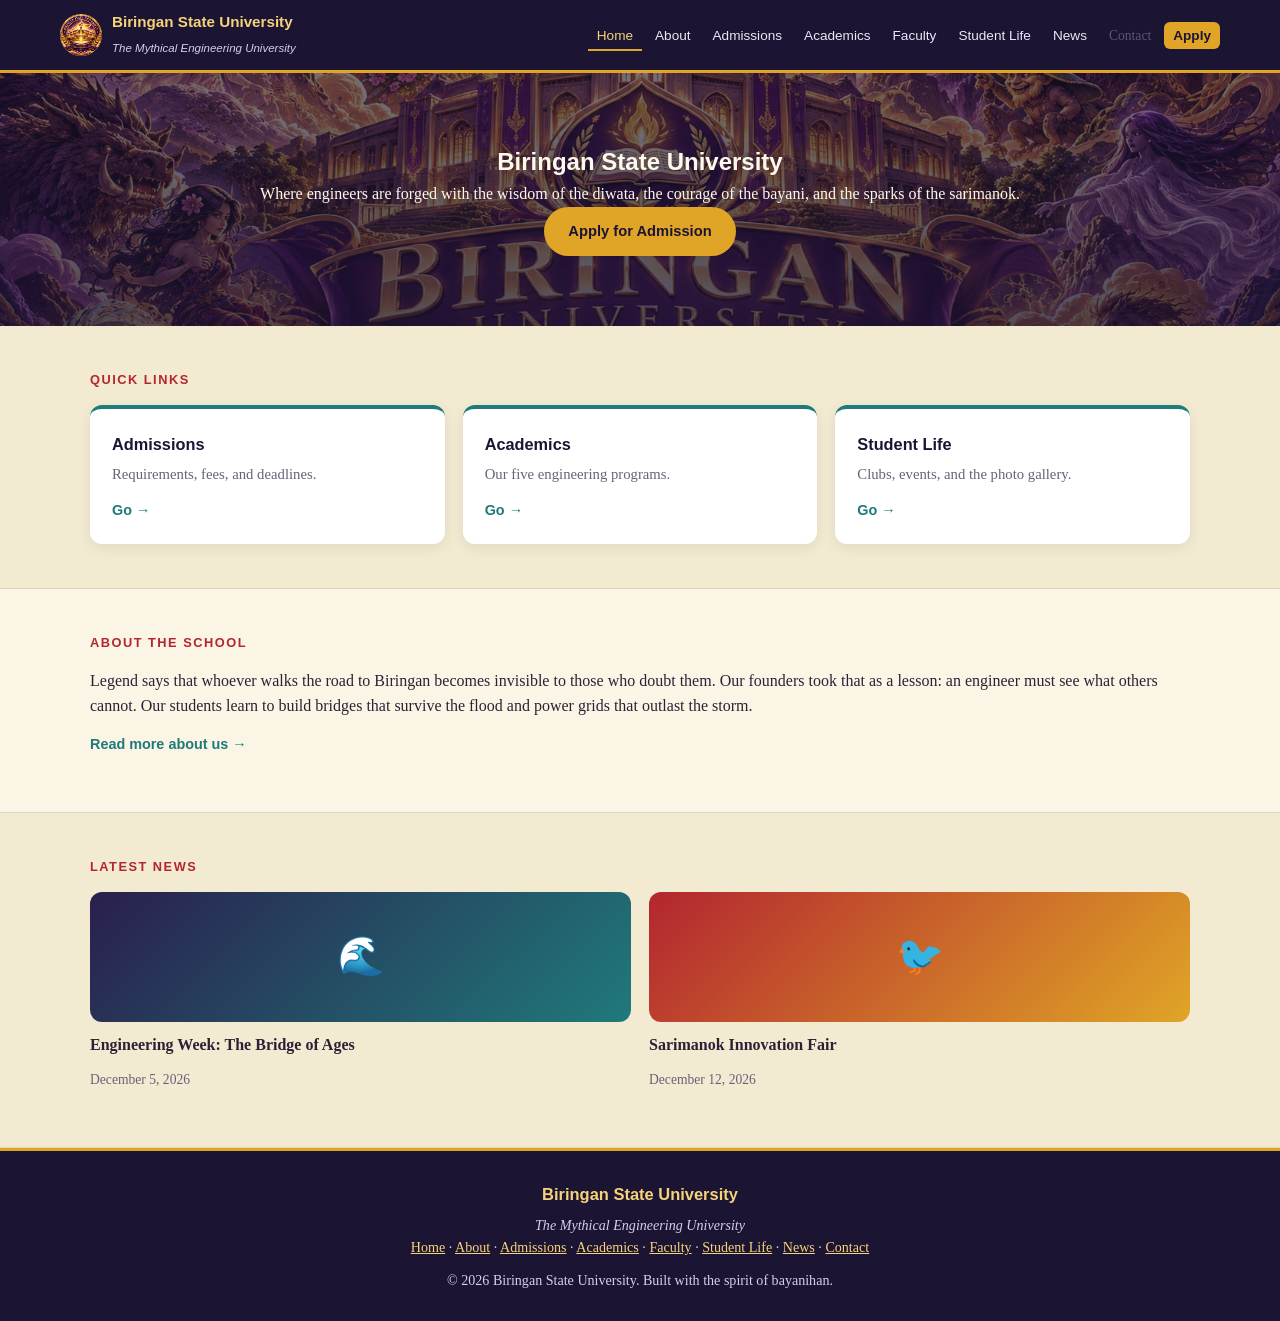
<file: index.html>
<!DOCTYPE html>
<html lang="en">
<head>
  <meta charset="UTF-8">
  <meta name="viewport" content="width=device-width, initial-scale=1.0">
  <title>Home - Biringan State University</title>
  <link rel="stylesheet" href="style.css">
</head>
<body>

<header>
  <nav class="nav">
    <a href="index.html" class="brand">
      <div class="seal"><img src="logo.jpg" alt="Biringan State University logo"></div>
      <div><strong>Biringan State University</strong><span>The Mythical Engineering University</span></div>
    </a>
    <input type="checkbox" id="nav-toggle" class="nav-toggle">
    <label for="nav-toggle" class="menu-btn">☰ Menu</label>
    <ul class="nav-links">
      <li><a href="index.html" class="active">Home</a></li>
      <li><a href="about.html">About</a></li>
      <li><a href="admissions.html">Admissions</a></li>
      <li><a href="academics.html">Academics</a></li>
      <li><a href="faculty.html">Faculty</a></li>
      <li><a href="student-life.html">Student Life</a></li>
      <li><a href="news.html">News</a></li>
      <li><span class="nav-disabled">Contact</span></li>
      <li><a href="admissions.html" class="apply">Apply</a></li>
    </ul>
  </nav>
</header>
<main>
  <section class="hero">
    <h1>Biringan State University</h1>
    <p>Where engineers are forged with the wisdom of the diwata, the courage of the bayani, and the sparks of the sarimanok.</p>
    <a href="admissions.html" class="btn btn-gold">Apply for Admission</a>
  </section>

  <section class="block alt">
    <div class="wrap">
      <div class="label">Quick Links</div>
      <div class="grid">
        <div class="card"><h3>Admissions</h3><p>Requirements, fees, and deadlines.</p><a class="more" href="admissions.html">Go →</a></div>
        <div class="card"><h3>Academics</h3><p>Our five engineering programs.</p><a class="more" href="academics.html">Go →</a></div>
        <div class="card"><h3>Student Life</h3><p>Clubs, events, and the photo gallery.</p><a class="more" href="student-life.html">Go →</a></div>
      </div>
    </div>
  </section>

  <section class="block">
    <div class="wrap">
      <div class="label">About the School</div>
      <p>Legend says that whoever walks the road to Biringan becomes invisible to those who doubt them. Our founders took that as a lesson: an engineer must see what others cannot. Our students learn to build bridges that survive the flood and power grids that outlast the storm.</p>
      <p><a class="more" href="about.html">Read more about us →</a></p>
    </div>
  </section>

  <section class="block alt">
    <div class="wrap">
      <div class="label">Latest News</div>
      <div class="grid">
        <div><div class="tile dark">🌊</div><p style="margin-top:10px;font-weight:bold;">Engineering Week: The Bridge of Ages</p><p style="font-size:0.85rem;color:var(--muted);">December 5, 2026</p></div>
        <div><div class="tile red">🐦</div><p style="margin-top:10px;font-weight:bold;">Sarimanok Innovation Fair</p><p style="font-size:0.85rem;color:var(--muted);">December 12, 2026</p></div>
      </div>
    </div>
  </section>
</main>
<footer>
  <h3>Biringan State University</h3>
  <p><em>The Mythical Engineering University</em></p>
  <p>
    <a href="index.html">Home</a> ·
    <a href="about.html">About</a> ·
    <a href="admissions.html">Admissions</a> ·
    <a href="academics.html">Academics</a> ·
    <a href="faculty.html">Faculty</a> ·
    <a href="student-life.html">Student Life</a> ·
    <a href="news.html">News</a> ·
    <a href="contact.html">Contact</a>
  </p>
  <p style="margin-top:10px;">© 2026 Biringan State University. Built with the spirit of bayanihan.</p>
</footer>
</body>
</html>
</file>
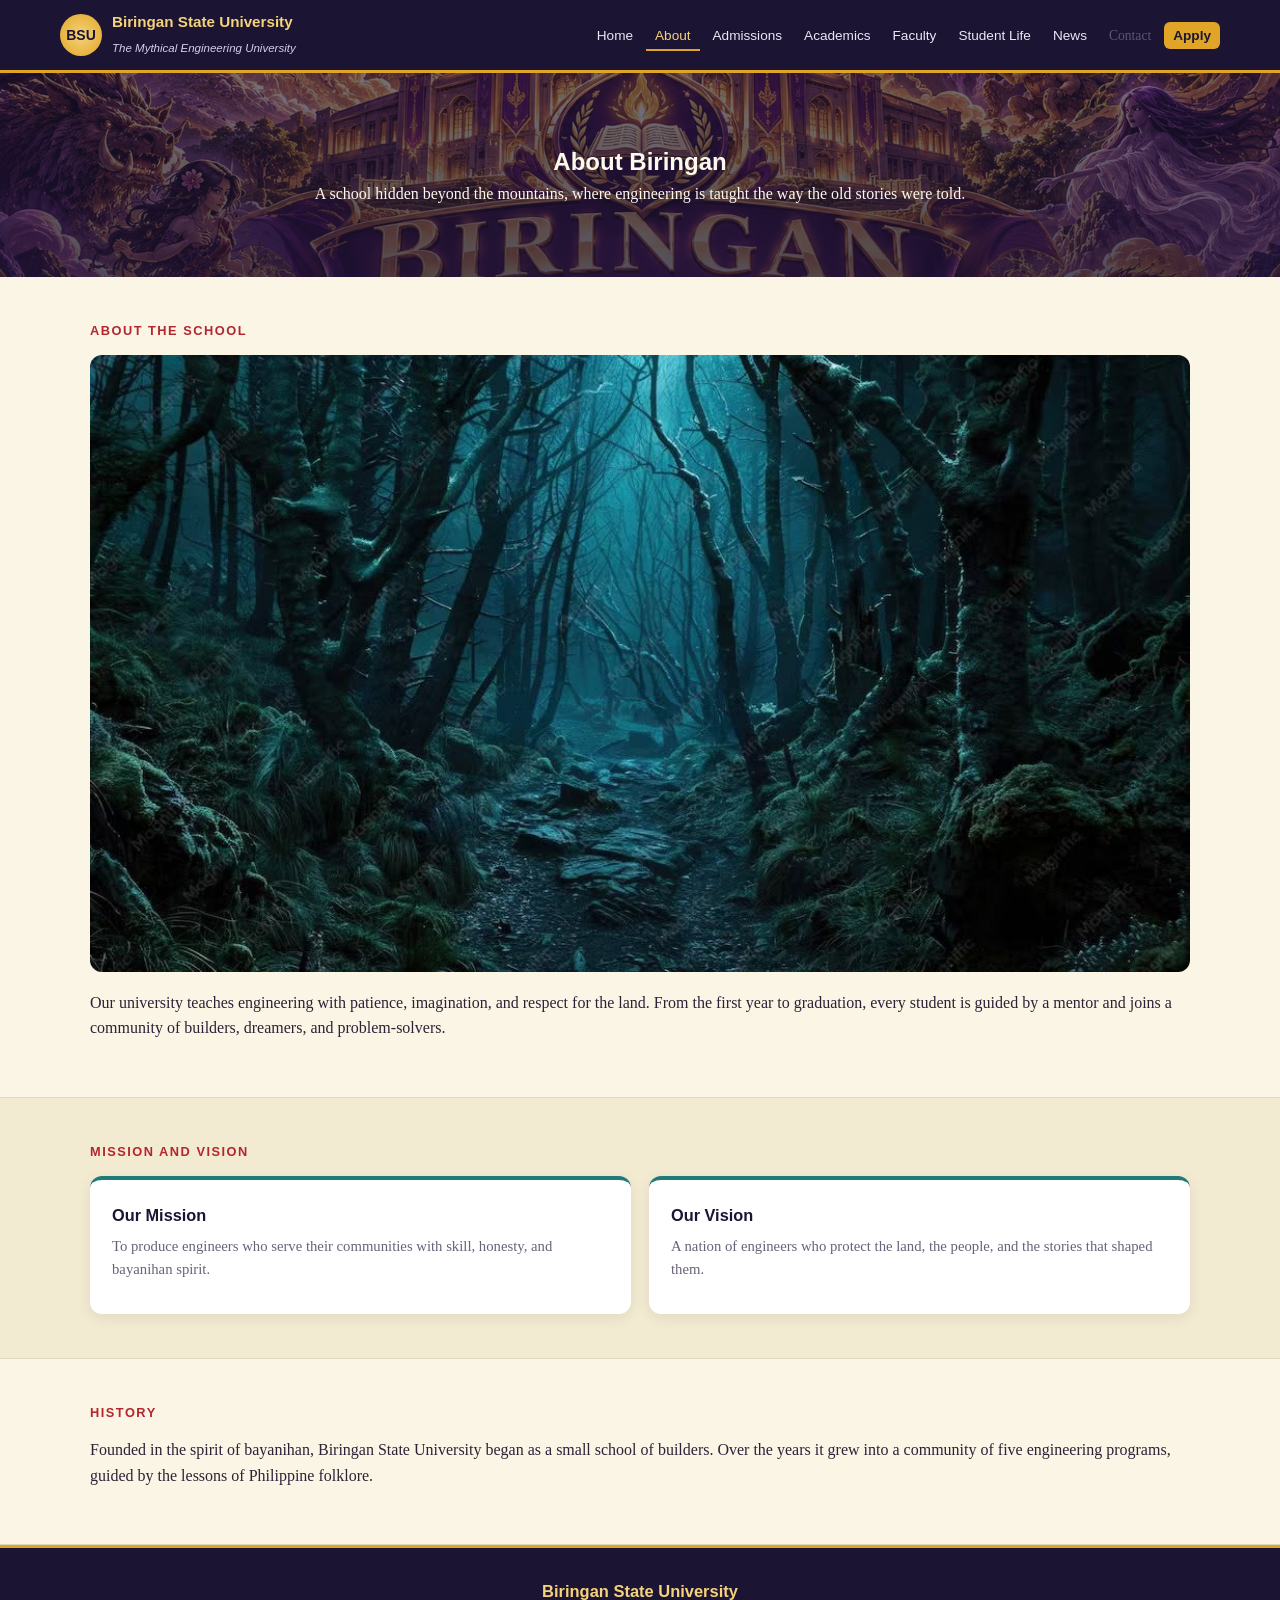
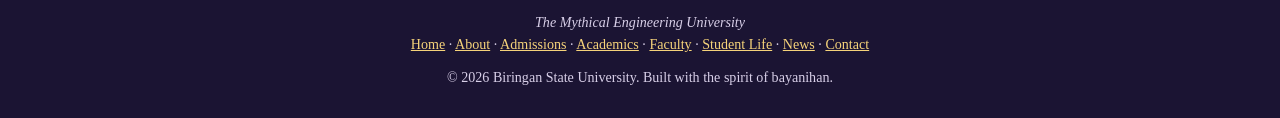
<file: about.html>
<!DOCTYPE html>
<html lang="en">
<head>
  <meta charset="UTF-8">
  <meta name="viewport" content="width=device-width, initial-scale=1.0">
  <title>About - Biringan State University</title>
  <link rel="stylesheet" href="style.css">
</head>
<body>
<header>
  <nav class="nav">
    <a href="index.html" class="brand">
      <div class="seal">BSU</div>
      <div><strong>Biringan State University</strong><span>The Mythical Engineering University</span></div>
    </a>
    <input type="checkbox" id="nav-toggle" class="nav-toggle">
    <label for="nav-toggle" class="menu-btn">☰ Menu</label>
    <ul class="nav-links">
      <li><a href="index.html">Home</a></li>
      <li><a href="about.html" class="active">About</a></li>
      <li><a href="admissions.html">Admissions</a></li>
      <li><a href="academics.html">Academics</a></li>
      <li><a href="faculty.html">Faculty</a></li>
      <li><a href="student-life.html">Student Life</a></li>
      <li><a href="news.html">News</a></li>
      <li><span class="nav-disabled">Contact</span></li>
      <li><a href="admissions.html" class="apply">Apply</a></li>
    </ul>
  </nav>
</header>
<main>
  <section class="hero">
    <h1>About Biringan</h1>
    <p>A school hidden beyond the mountains, where engineering is taught the way the old stories were told.</p>
  </section>

  <section class="block">
    <div class="wrap">
      <div class="label">About the School</div>
      <div class="tile big-tile" style="margin-bottom:18px;"><img src="forest.jpg" alt="Land of Dawn"></div>
      <p>Our university teaches engineering with patience, imagination, and respect for the land. From the first year to graduation, every student is guided by a mentor and joins a community of builders, dreamers, and problem-solvers.</p>
    </div>
  </section>

  <section class="block alt">
    <div class="wrap">
      <div class="label">Mission and Vision</div>
      <div class="grid">
        <div class="card"><h3>Our Mission</h3><p>To produce engineers who serve their communities with skill, honesty, and bayanihan spirit.</p></div>
        <div class="card"><h3>Our Vision</h3><p>A nation of engineers who protect the land, the people, and the stories that shaped them.</p></div>
      </div>
    </div>
  </section>

  <section class="block">
    <div class="wrap">
      <div class="label">History</div>
      <p>Founded in the spirit of bayanihan, Biringan State University began as a small school of builders. Over the years it grew into a community of five engineering programs, guided by the lessons of Philippine folklore.</p>
    </div>
  </section>
</main>
<footer>
  <h3>Biringan State University</h3>
  <p><em>The Mythical Engineering University</em></p>
  <p>
    <a href="index.html">Home</a> ·
    <a href="about.html">About</a> ·
    <a href="admissions.html">Admissions</a> ·
    <a href="academics.html">Academics</a> ·
    <a href="faculty.html">Faculty</a> ·
    <a href="student-life.html">Student Life</a> ·
    <a href="news.html">News</a> ·
    <a href="contact.html">Contact</a>
  </p>
  <p style="margin-top:10px;">© 2026 Biringan State University. Built with the spirit of bayanihan.</p>
</footer>
</body>
</html>
</file>
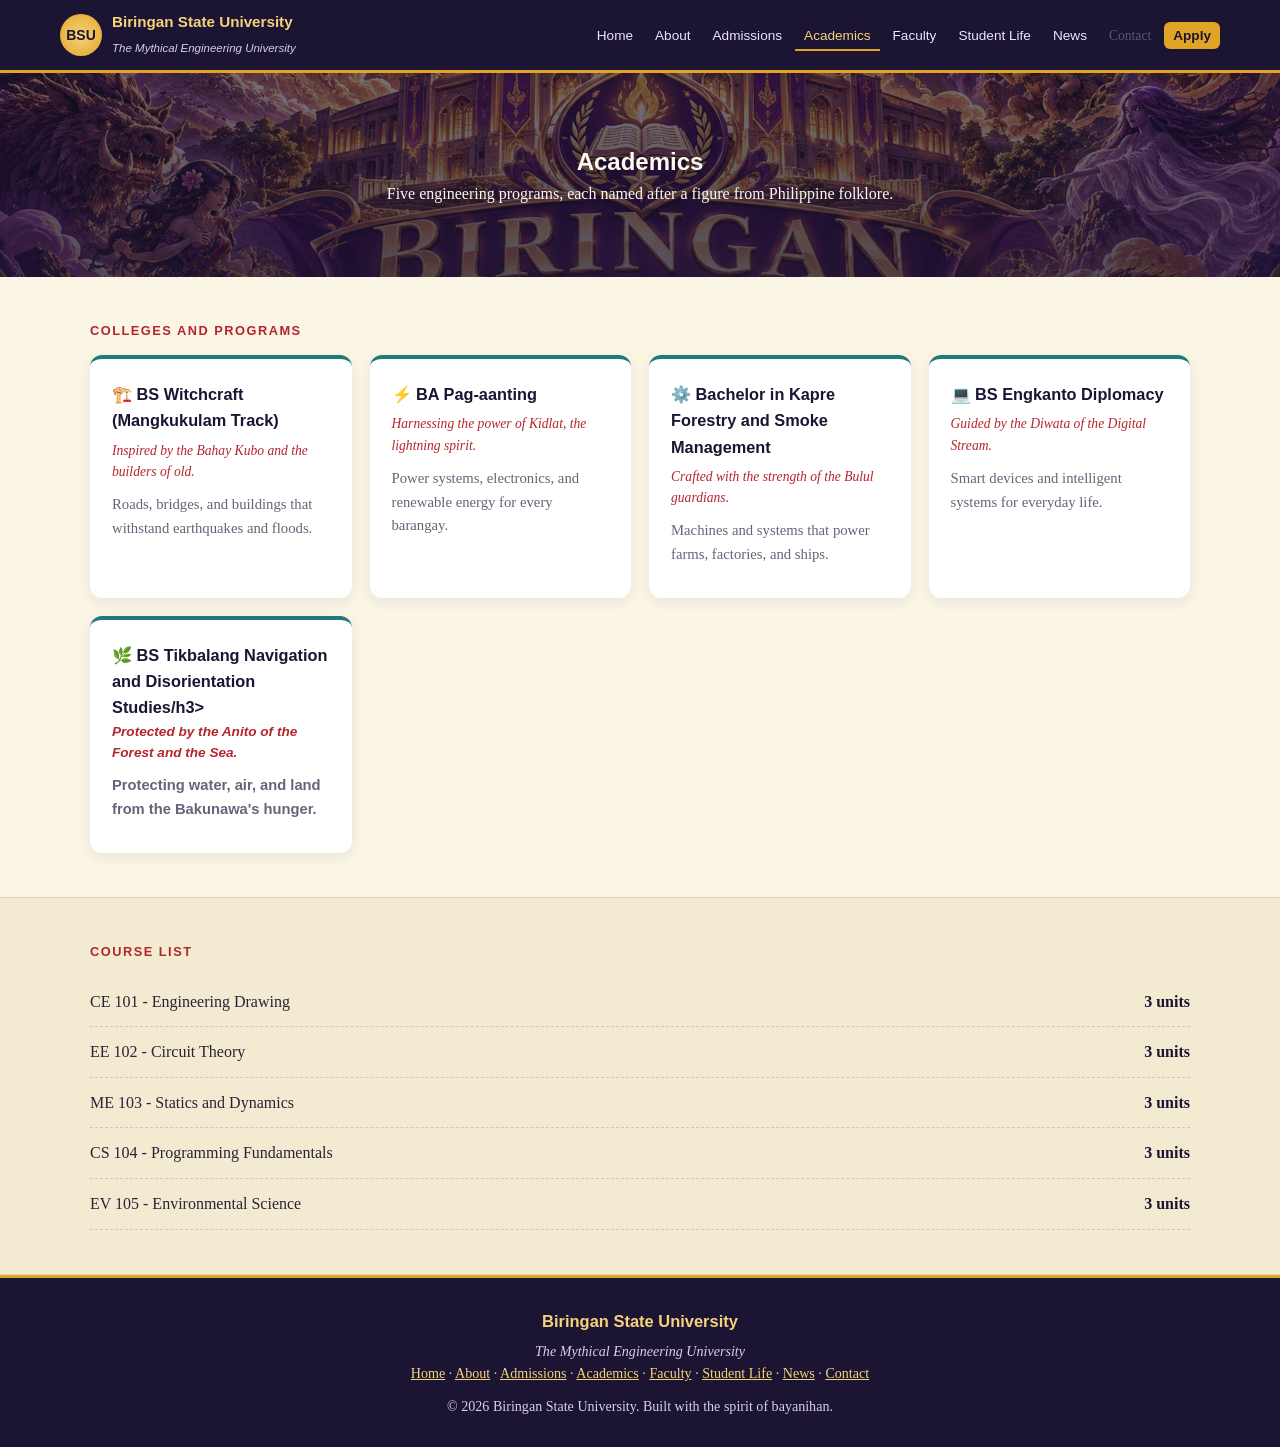
<file: academics.html>
<!DOCTYPE html>
<html lang="en">
<head>
  <meta charset="UTF-8">
  <meta name="viewport" content="width=device-width, initial-scale=1.0">
  <title>Academics - Biringan State University</title>
  <link rel="stylesheet" href="style.css">
</head>
<body>
<header>
  <nav class="nav">
    <a href="index.html" class="brand">
      <div class="seal">BSU</div>
      <div><strong>Biringan State University</strong><span>The Mythical Engineering University</span></div>
    </a>
    <input type="checkbox" id="nav-toggle" class="nav-toggle">
    <label for="nav-toggle" class="menu-btn">☰ Menu</label>
    <ul class="nav-links">
      <li><a href="index.html">Home</a></li>
      <li><a href="about.html">About</a></li>
      <li><a href="admissions.html">Admissions</a></li>
      <li><a href="academics.html" class="active">Academics</a></li>
      <li><a href="faculty.html">Faculty</a></li>
      <li><a href="student-life.html">Student Life</a></li>
      <li><a href="news.html">News</a></li>
      <li><span class="nav-disabled">Contact</span></li>
      <li><a href="admissions.html" class="apply">Apply</a></li>
    </ul>
  </nav>
</header>
<main>
  <section class="hero">
    <h1>Academics</h1>
    <p>Five engineering programs, each named after a figure from Philippine folklore.</p>
  </section>

  <section class="block">
    <div class="wrap">
      <div class="label">Colleges and Programs</div>
      <div class="grid">
        <div class="card"><h3>🏗️ BS Witchcraft (Mangkukulam Track)</h3><p class="myth">Inspired by the Bahay Kubo and the builders of old.</p><p>Roads, bridges, and buildings that withstand earthquakes and floods.</p></div>
        <div class="card"><h3>⚡ BA Pag-aanting</h3><p class="myth">Harnessing the power of Kidlat, the lightning spirit.</p><p>Power systems, electronics, and renewable energy for every barangay.</p></div>
        <div class="card"><h3>⚙️ Bachelor in Kapre Forestry and Smoke Management</h3><p class="myth">Crafted with the strength of the Bulul guardians.</p><p>Machines and systems that power farms, factories, and ships.</p></div>
        <div class="card"><h3>💻 BS Engkanto Diplomacy</h3><p class="myth">Guided by the Diwata of the Digital Stream.</p><p>Smart devices and intelligent systems for everyday life.</p></div>
        <div class="card"><h3>🌿 BS Tikbalang Navigation and Disorientation Studies/h3><p class="myth">Protected by the Anito of the Forest and the Sea.</p><p>Protecting water, air, and land from the Bakunawa's hunger.</p></div>
      </div>
    </div>
  </section>

  <section class="block alt">
    <div class="wrap">
      <div class="label">Course List</div>
      <ul class="rows">
        <li><span>CE 101 - Engineering Drawing</span><span>3 units</span></li>
        <li><span>EE 102 - Circuit Theory</span><span>3 units</span></li>
        <li><span>ME 103 - Statics and Dynamics</span><span>3 units</span></li>
        <li><span>CS 104 - Programming Fundamentals</span><span>3 units</span></li>
        <li><span>EV 105 - Environmental Science</span><span>3 units</span></li>
      </ul>
    </div>
  </section>
</main>
<footer>
  <h3>Biringan State University</h3>
  <p><em>The Mythical Engineering University</em></p>
  <p>
    <a href="index.html">Home</a> ·
    <a href="about.html">About</a> ·
    <a href="admissions.html">Admissions</a> ·
    <a href="academics.html">Academics</a> ·
    <a href="faculty.html">Faculty</a> ·
    <a href="student-life.html">Student Life</a> ·
    <a href="news.html">News</a> ·
    <a href="contact.html">Contact</a>
  </p>
  <p style="margin-top:10px;">© 2026 Biringan State University. Built with the spirit of bayanihan.</p>
</footer>
</body>
</html>
</file>
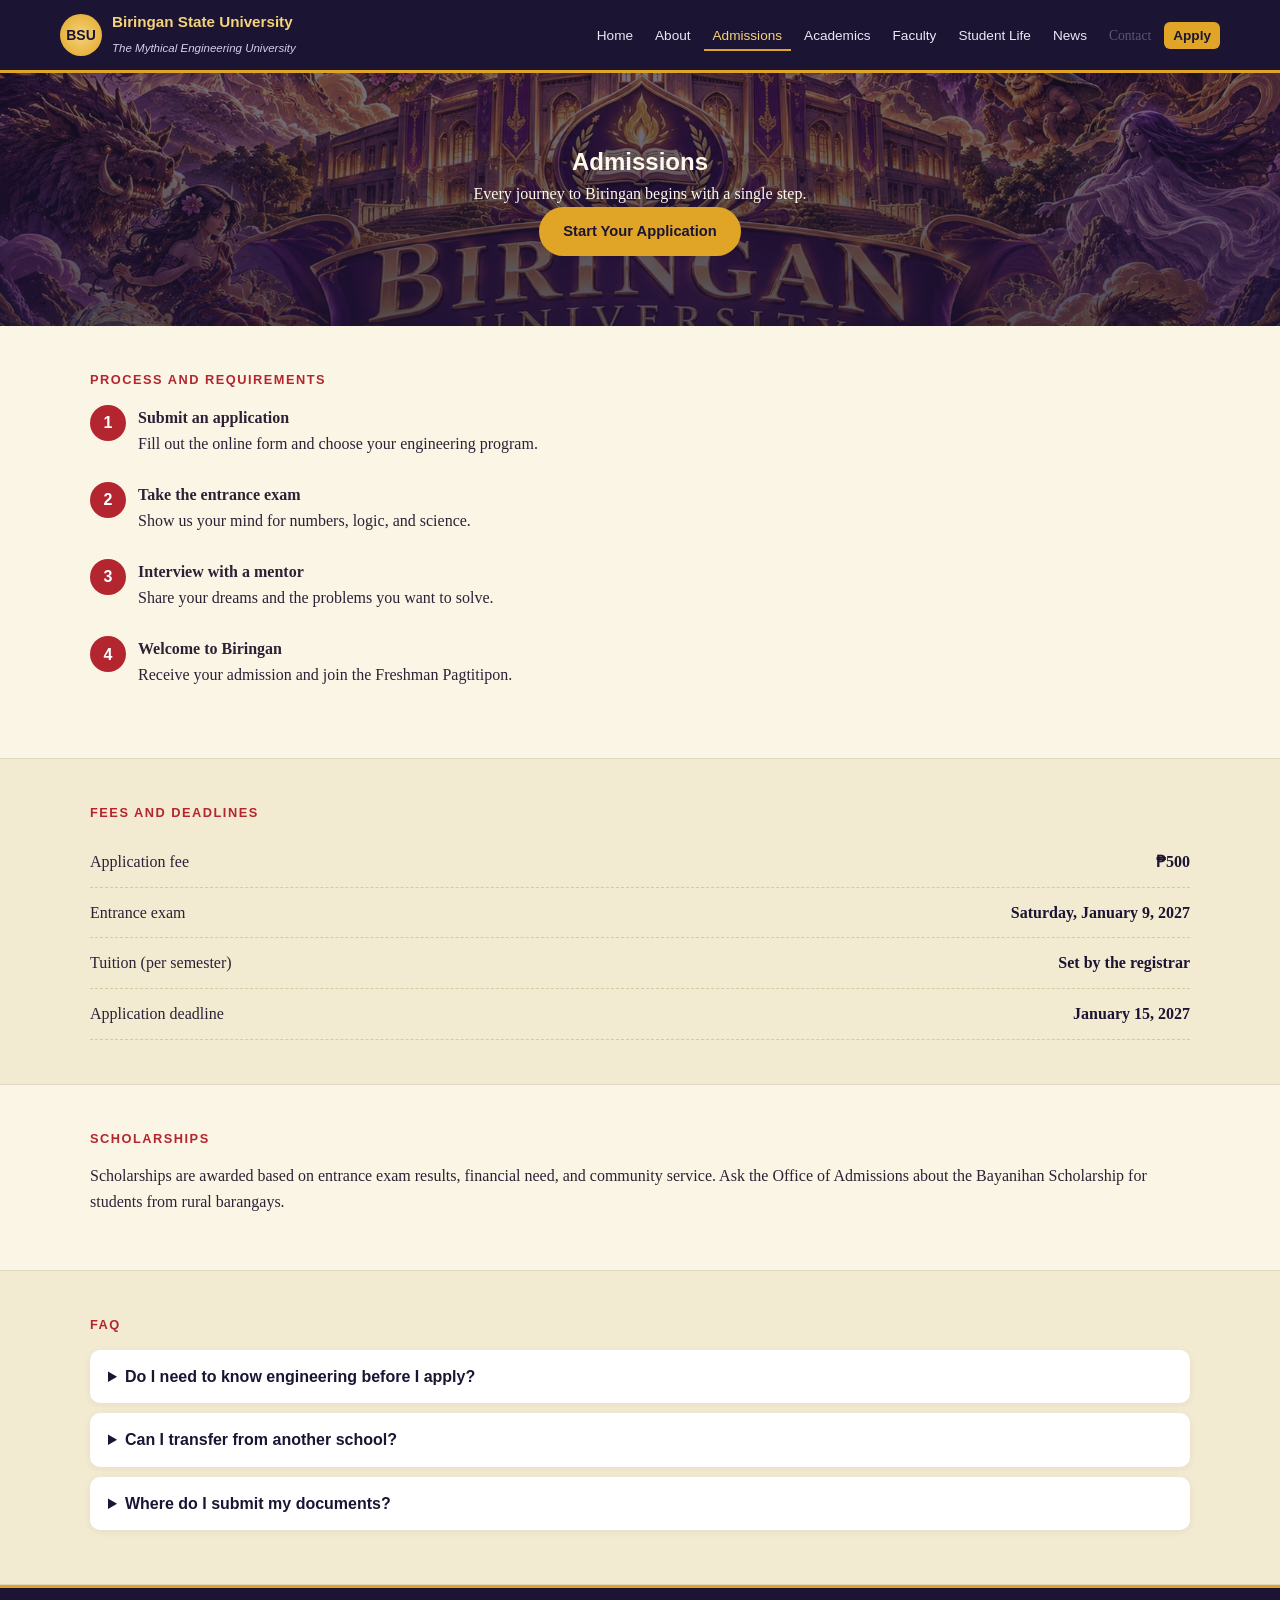
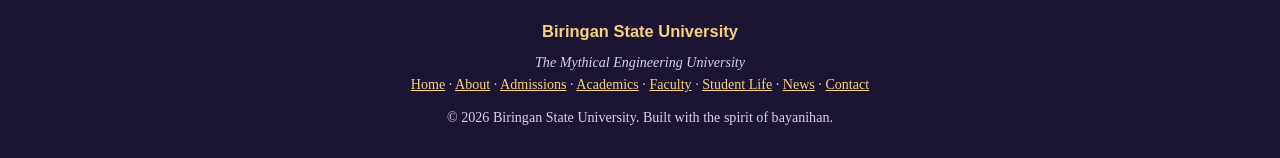
<file: admissions.html>
<!DOCTYPE html>
<html lang="en">
<head>
  <meta charset="UTF-8">
  <meta name="viewport" content="width=device-width, initial-scale=1.0">
  <title>Admissions - Biringan State University</title>
  <link rel="stylesheet" href="style.css">
</head>
<body>
<header>
  <nav class="nav">
    <a href="index.html" class="brand">
      <div class="seal">BSU</div>
      <div><strong>Biringan State University</strong><span>The Mythical Engineering University</span></div>
    </a>
    <input type="checkbox" id="nav-toggle" class="nav-toggle">
    <label for="nav-toggle" class="menu-btn">☰ Menu</label>
    <ul class="nav-links">
      <li><a href="index.html">Home</a></li>
      <li><a href="about.html">About</a></li>
      <li><a href="admissions.html" class="active">Admissions</a></li>
      <li><a href="academics.html">Academics</a></li>
      <li><a href="faculty.html">Faculty</a></li>
      <li><a href="student-life.html">Student Life</a></li>
      <li><a href="news.html">News</a></li>
      <li><span class="nav-disabled">Contact</span></li>
      <li><a href="admissions.html" class="apply">Apply</a></li>
    </ul>
  </nav>
</header>
<main>
  <section class="hero">
    <h1>Admissions</h1>
    <p>Every journey to Biringan begins with a single step.</p>
    <a class="btn btn-gold">Start Your Application</a>
  </section>

  <section class="block">
    <div class="wrap">
      <div class="label">Process and Requirements</div>
      <div class="stepline"><div class="num">1</div><div><strong>Submit an application</strong><p>Fill out the online form and choose your engineering program.</p></div></div>
      <div class="stepline"><div class="num">2</div><div><strong>Take the entrance exam</strong><p>Show us your mind for numbers, logic, and science.</p></div></div>
      <div class="stepline"><div class="num">3</div><div><strong>Interview with a mentor</strong><p>Share your dreams and the problems you want to solve.</p></div></div>
      <div class="stepline"><div class="num">4</div><div><strong>Welcome to Biringan</strong><p>Receive your admission and join the Freshman Pagtitipon.</p></div></div>
    </div>
  </section>

  <section class="block alt">
    <div class="wrap">
      <div class="label">Fees and Deadlines</div>
      <ul class="rows">
        <li><span>Application fee</span><span>₱500</span></li>
        <li><span>Entrance exam</span><span>Saturday, January 9, 2027</span></li>
        <li><span>Tuition (per semester)</span><span>Set by the registrar</span></li>
        <li><span>Application deadline</span><span>January 15, 2027</span></li>
      </ul>
    </div>
  </section>

  <section class="block">
    <div class="wrap">
      <div class="label">Scholarships</div>
      <p>Scholarships are awarded based on entrance exam results, financial need, and community service. Ask the Office of Admissions about the Bayanihan Scholarship for students from rural barangays.</p>
    </div>
  </section>

  <section class="block alt">
    <div class="wrap">
      <div class="label">FAQ</div>
      <details><summary>Do I need to know engineering before I apply?</summary><p>No. We look for curiosity and problem-solving ability. Your entrance exam and interview show us your potential.</p></details>
      <details><summary>Can I transfer from another school?</summary><p>Yes. Transfer students are evaluated by the registrar based on completed subjects.</p></details>
      <details><summary>Where do I submit my documents?</summary><p>Submit them to the Office of Admissions or through the contact form on this site.</p></details>
    </div>
  </section>
</main>
<footer>
  <h3>Biringan State University</h3>
  <p><em>The Mythical Engineering University</em></p>
  <p>
    <a href="index.html">Home</a> ·
    <a href="about.html">About</a> ·
    <a href="admissions.html">Admissions</a> ·
    <a href="academics.html">Academics</a> ·
    <a href="faculty.html">Faculty</a> ·
    <a href="student-life.html">Student Life</a> ·
    <a href="news.html">News</a> ·
    <a href="contact.html">Contact</a>
  </p>
  <p style="margin-top:10px;">© 2026 Biringan State University. Built with the spirit of bayanihan.</p>
</footer>
</body>
</html>
</file>
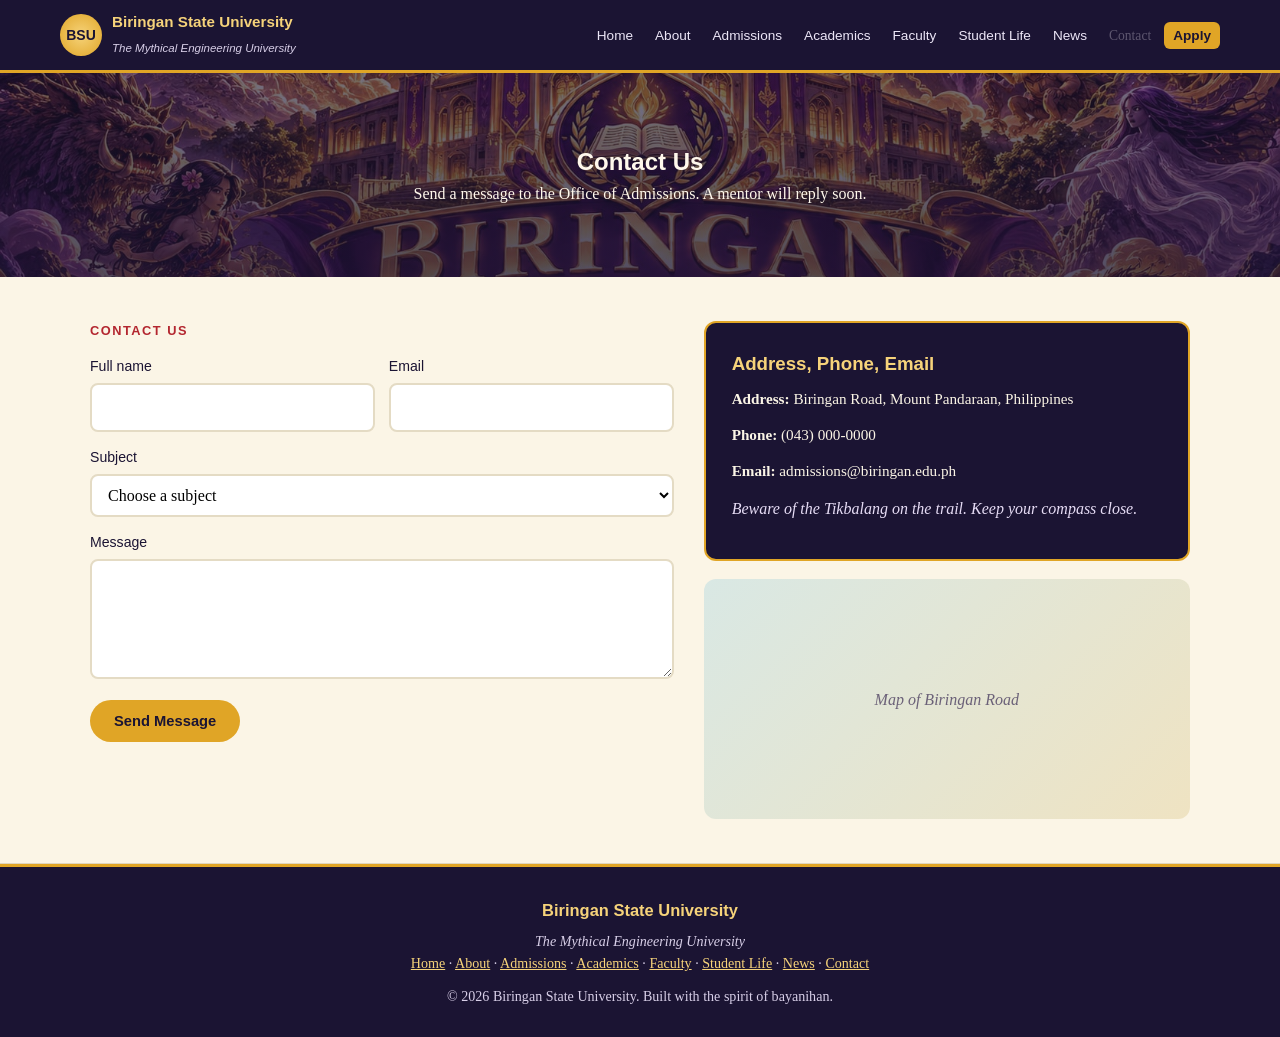
<file: contact.html>
<!DOCTYPE html>
<html lang="en">
<head>
  <meta charset="UTF-8">
  <meta name="viewport" content="width=device-width, initial-scale=1.0">
  <title>Contact - Biringan State University</title>
  <link rel="stylesheet" href="style.css">
</head>
<body>
<header>
  <nav class="nav">
    <a href="index.html" class="brand">
      <div class="seal">BSU</div>
      <div><strong>Biringan State University</strong><span>The Mythical Engineering University</span></div>
    </a>
    <input type="checkbox" id="nav-toggle" class="nav-toggle">
    <label for="nav-toggle" class="menu-btn">☰ Menu</label>
    <ul class="nav-links">
      <li><a href="index.html">Home</a></li>
      <li><a href="about.html">About</a></li>
      <li><a href="admissions.html">Admissions</a></li>
      <li><a href="academics.html">Academics</a></li>
      <li><a href="faculty.html">Faculty</a></li>
      <li><a href="student-life.html">Student Life</a></li>
      <li><a href="news.html">News</a></li>
      <li><span class="nav-disabled">Contact</span></li>
      <li><a href="admissions.html" class="apply">Apply</a></li>
    </ul>
  </nav>
</header>
<main>
  <section class="hero">
    <h1>Contact Us</h1>
    <p>Send a message to the Office of Admissions. A mentor will reply soon.</p>
  </section>

  <section class="block">
    <div class="wrap split">
      <div>
        <div class="label">Contact Us</div>
        <form action="thanks.html" method="get">
          <div class="row">
            <div class="field"><label for="fn">Full name</label><input id="fn" type="text" required></div>
            <div class="field"><label for="fe">Email</label><input id="fe" type="email" required></div>
          </div>
          <div class="field">
            <label for="fs">Subject</label>
            <select id="fs" required>
              <option value="">Choose a subject</option>
              <option>Admissions</option>
              <option>Academics</option>
              <option>Faculty</option>
              <option>Other</option>
            </select>
          </div>
          <div class="field"><label for="fm">Message</label><textarea id="fm" required></textarea></div>
          <button type="submit" class="btn btn-gold">Send Message</button>
        </form>
      </div>
      <div>
        <div class="panel" style="margin-bottom:18px;">
          <h3>Address, Phone, Email</h3>
          <p class="contact-line"><strong>Address:</strong> Biringan Road, Mount Pandaraan, Philippines</p>
          <p class="contact-line"><strong>Phone:</strong> (043) 000-0000</p>
          <p class="contact-line"><strong>Email:</strong> admissions@biringan.edu.ph</p>
          <p style="font-style:italic;color:#e6dcf5;">Beware of the Tikbalang on the trail. Keep your compass close.</p>
        </div>
        <div class="map">Map of Biringan Road</div>
      </div>
    </div>
  </section>
</main>
<footer>
  <h3>Biringan State University</h3>
  <p><em>The Mythical Engineering University</em></p>
  <p>
    <a href="index.html">Home</a> ·
    <a href="about.html">About</a> ·
    <a href="admissions.html">Admissions</a> ·
    <a href="academics.html">Academics</a> ·
    <a href="faculty.html">Faculty</a> ·
    <a href="student-life.html">Student Life</a> ·
    <a href="news.html">News</a> ·
    <a href="contact.html">Contact</a>
  </p>
  <p style="margin-top:10px;">© 2026 Biringan State University. Built with the spirit of bayanihan.</p>
</footer>
</body>
</html>
</file>
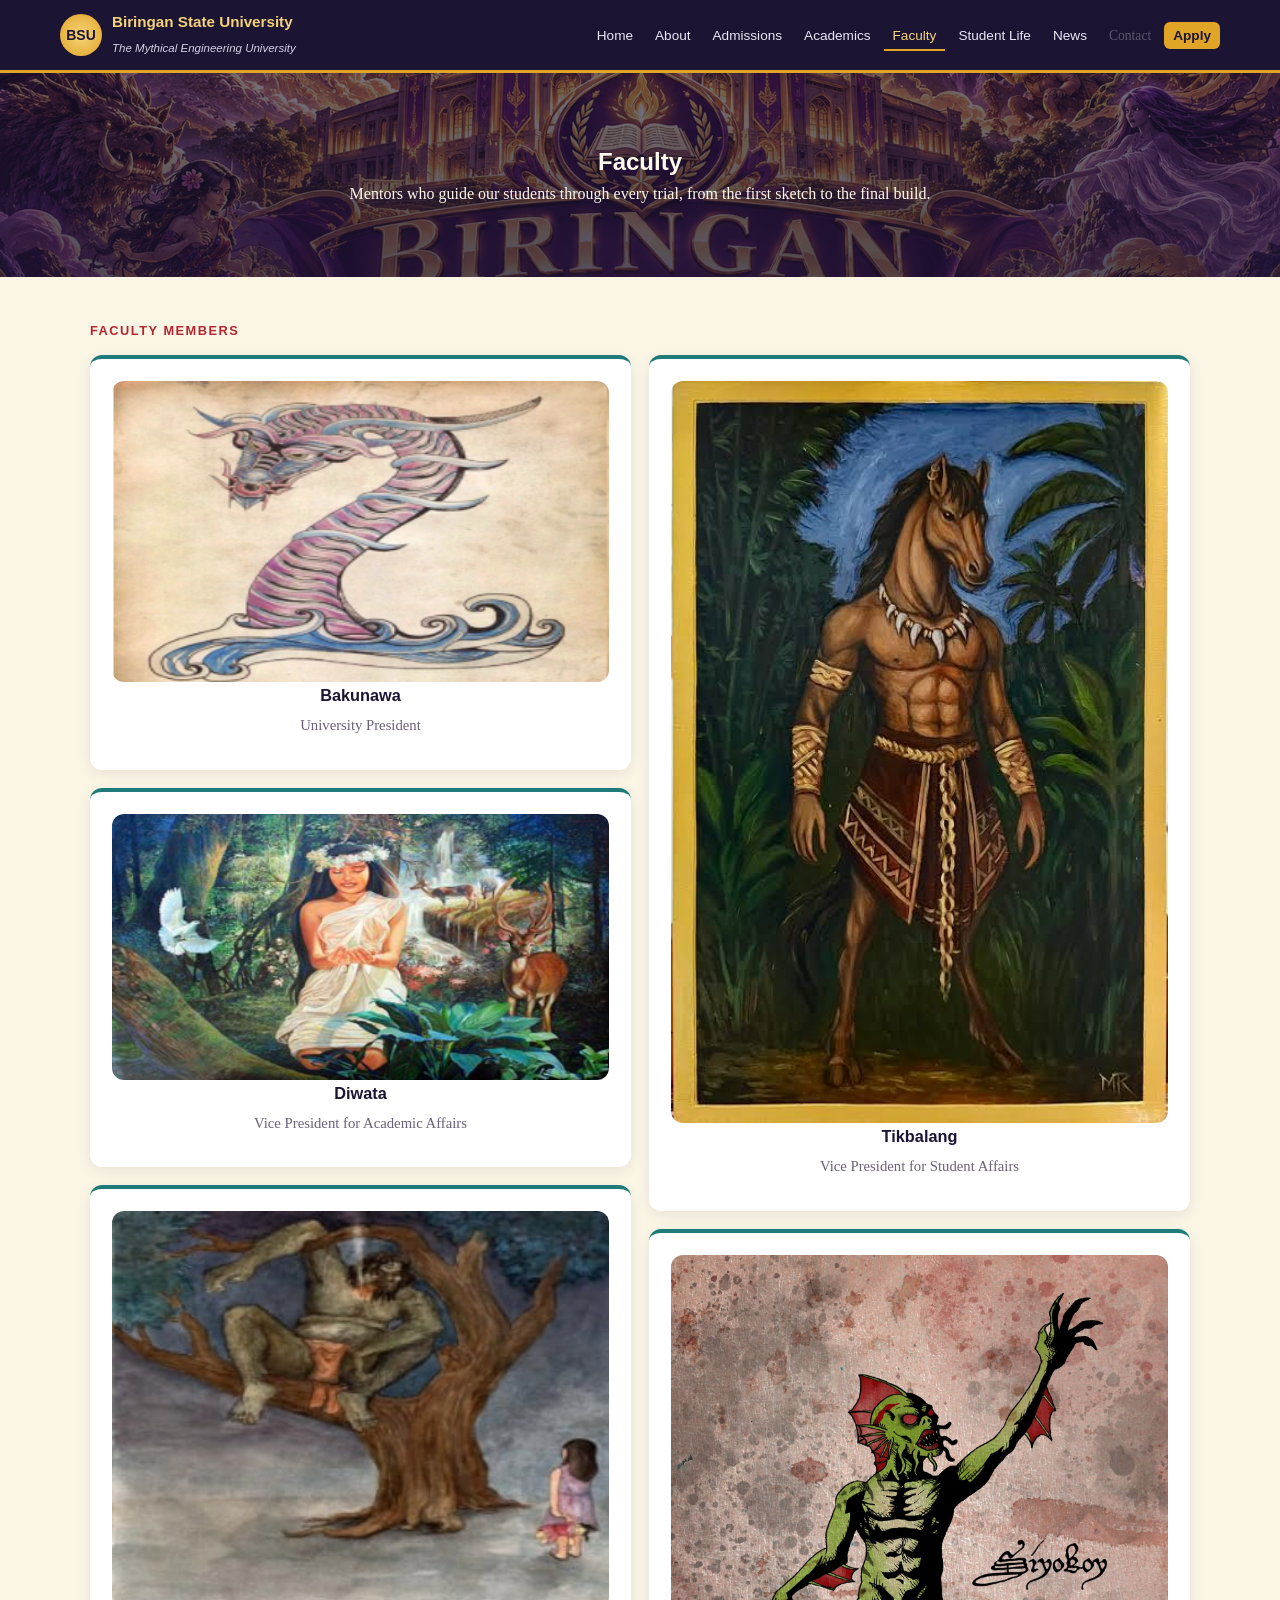
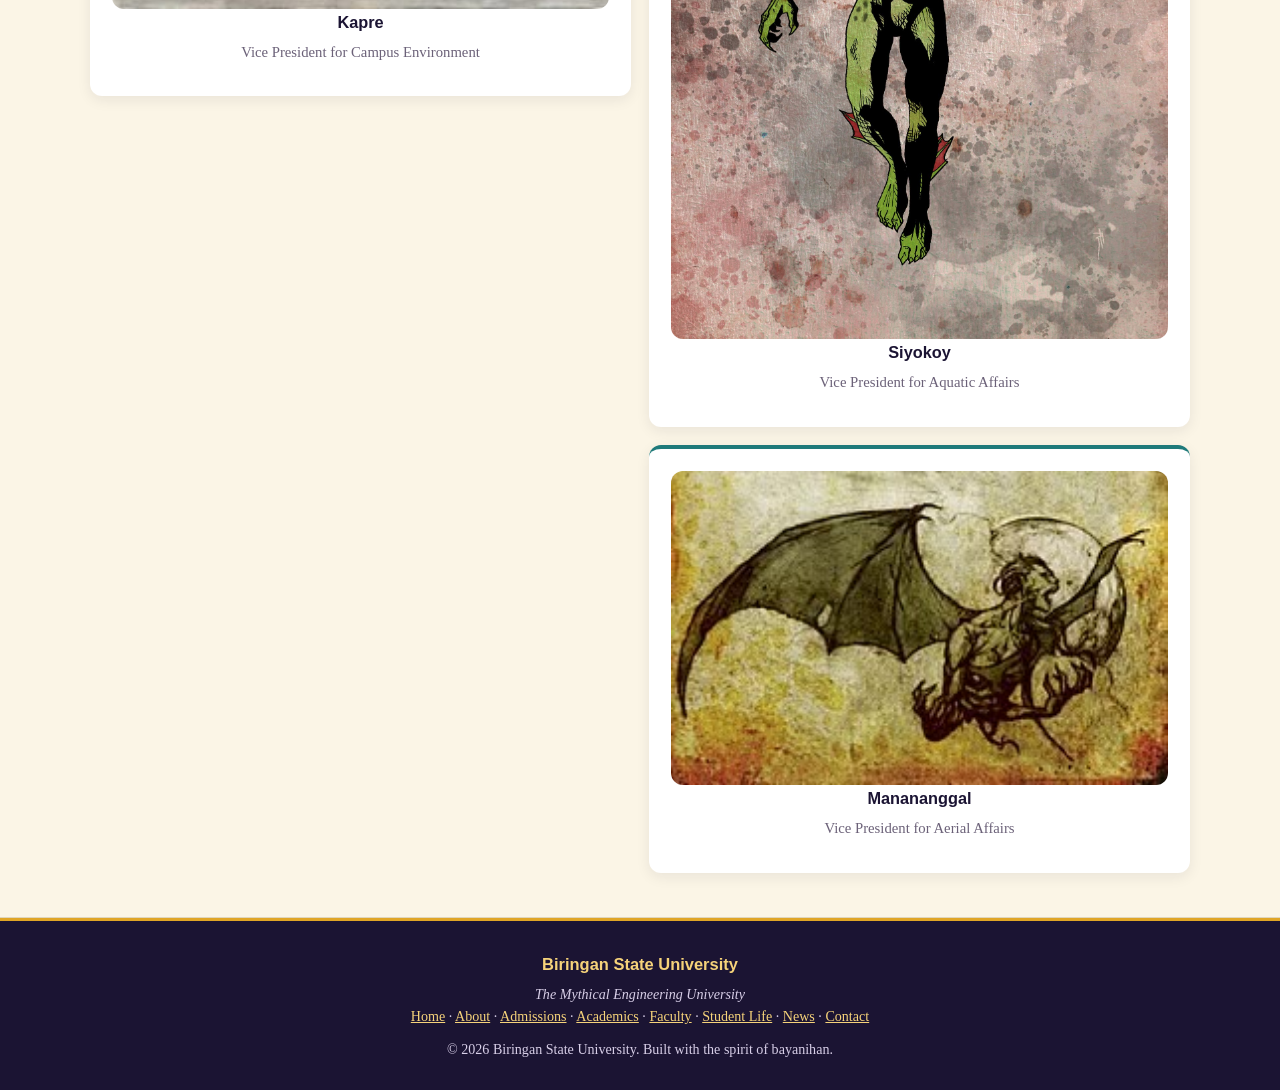
<file: faculty.html>
<!DOCTYPE html>
<html lang="en">
<head>
  <meta charset="UTF-8">
  <meta name="viewport" content="width=device-width, initial-scale=1.0">
  <title>Faculty - Biringan State University</title>
  <link rel="stylesheet" href="style.css">
</head>
<body>
<header>
  <nav class="nav">
    <a href="index.html" class="brand">
      <div class="seal">BSU</div>
      <div><strong>Biringan State University</strong><span>The Mythical Engineering University</span></div>
    </a>
    <input type="checkbox" id="nav-toggle" class="nav-toggle">
    <label for="nav-toggle" class="menu-btn">☰ Menu</label>
    <ul class="nav-links">
      <li><a href="index.html">Home</a></li>
      <li><a href="about.html">About</a></li>
      <li><a href="admissions.html">Admissions</a></li>
      <li><a href="academics.html">Academics</a></li>
      <li><a href="faculty.html" class="active">Faculty</a></li>
      <li><a href="student-life.html">Student Life</a></li>
      <li><a href="news.html">News</a></li>
      <li><span class="nav-disabled">Contact</span></li>
      <li><a href="admissions.html" class="apply">Apply</a></li>
    </ul>
  </nav>
</header>

<main>
  <section class="hero">
    <h1>Faculty</h1>
    <p>Mentors who guide our students through every trial, from the first sketch to the final build.</p>
  </section>

  <section class="block">
    <div class="wrap">
      <div class="label">Faculty Members</div>
      <div class="grid faculty-grid">
        <div class="card">
          <div class="tile"><img src="faculty1.png" alt="University President"></div>
          <h3>Bakunawa</h3>
          <p>University President</p>
        </div>
        <div class="card">
          <div class="tile"><img src="faculty2.png" alt="Vice President for Academic Affairs"></div>
          <h3>Diwata</h3>
          <p>Vice President for Academic Affairs</p>
        </div>
        <div class="card">
          <div class="tile"><img src="faculty3.png" alt="Vice President for Campus Environment"></div>
          <h3>Kapre</h3>
          <p>Vice President for Campus Environment</p>
        </div>
        <div class="card">
          <div class="tile"><img src="faculty4.png" alt="Vice President for Student Affairs"></div>
          <h3>Tikbalang</h3>
          <p>Vice President for Student Affairs</p>
        </div>
        <div class="card">
          <div class="tile"><img src="faculty5.png" alt="Vice President for Aquatic Affairs"></div>
          <h3>Siyokoy</h3>
          <p>Vice President for Aquatic Affairs</p>
        </div>
        <div class="card">
          <div class="tile"><img src="faculty6.jpg" alt="Vice President for Aerial Affairs"></div>
          <h3>Manananggal</h3>
          <p>Vice President for Aerial Affairs</p>
        </div>
      </div>
    </div>
  </section>
</main>

<footer>
  <h3>Biringan State University</h3>
  <p><em>The Mythical Engineering University</em></p>
  <p>
    <a href="index.html">Home</a> ·
    <a href="about.html">About</a> ·
    <a href="admissions.html">Admissions</a> ·
    <a href="academics.html">Academics</a> ·
    <a href="faculty.html">Faculty</a> ·
    <a href="student-life.html">Student Life</a> ·
    <a href="news.html">News</a> ·
    <a href="contact.html">Contact</a>
  </p>
  <p style="margin-top:10px;">© 2026 Biringan State University. Built with the spirit of bayanihan.</p>
</footer>
</body>
</html>
</file>
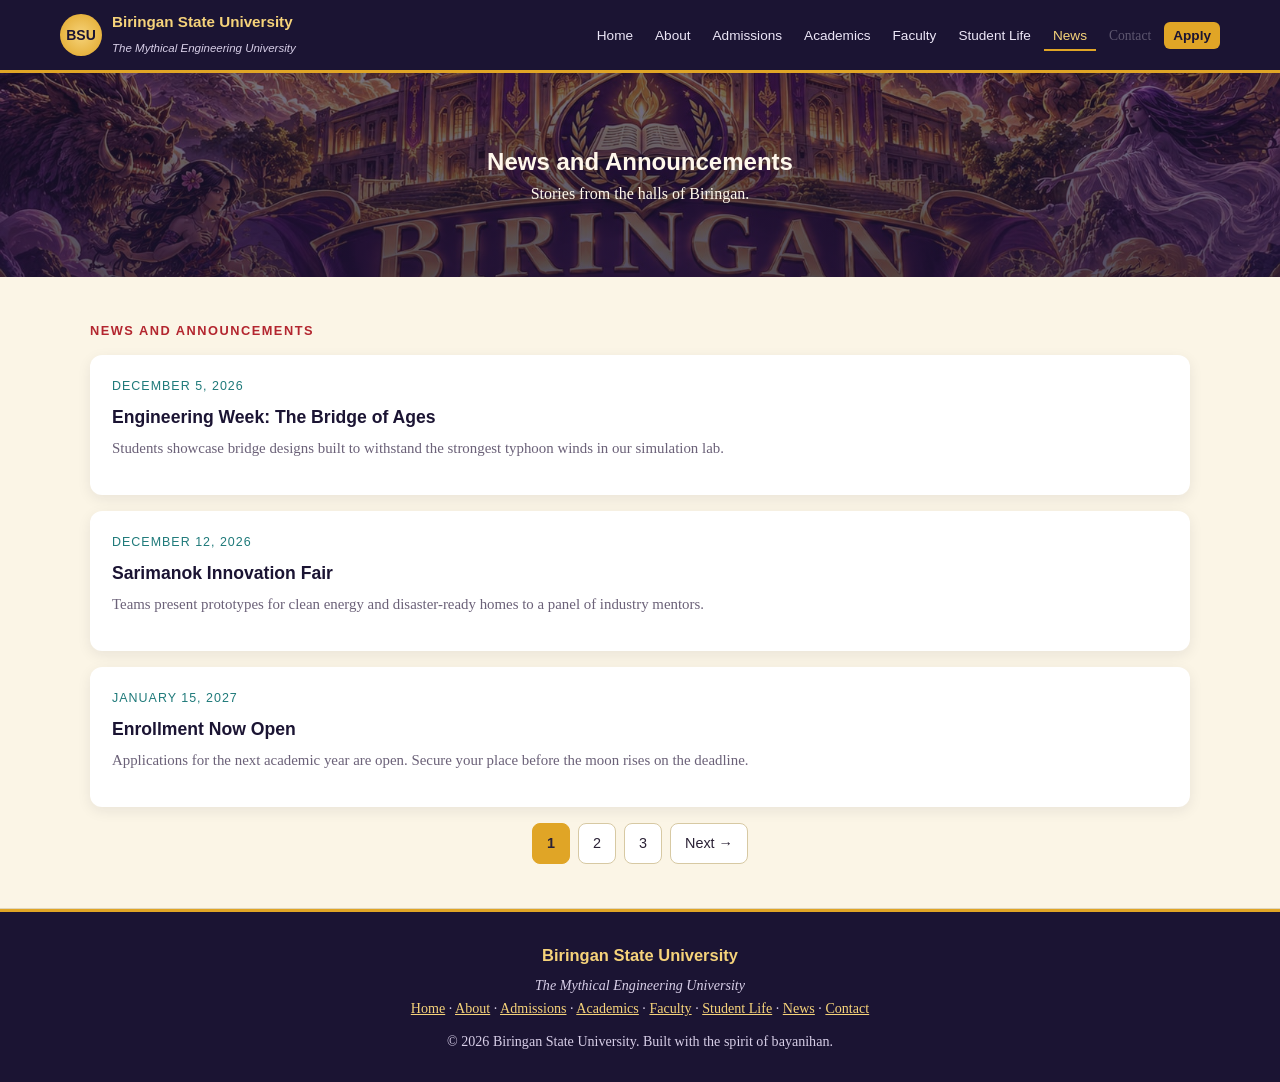
<file: news.html>
<!DOCTYPE html>
<html lang="en">
<head>
  <meta charset="UTF-8">
  <meta name="viewport" content="width=device-width, initial-scale=1.0">
  <title>News - Biringan State University</title>
  <link rel="stylesheet" href="style.css">
</head>
<body>
<header>
  <nav class="nav">
    <a href="index.html" class="brand">
      <div class="seal">BSU</div>
      <div><strong>Biringan State University</strong><span>The Mythical Engineering University</span></div>
    </a>
    <input type="checkbox" id="nav-toggle" class="nav-toggle">
    <label for="nav-toggle" class="menu-btn">☰ Menu</label>
    <ul class="nav-links">
      <li><a href="index.html">Home</a></li>
      <li><a href="about.html">About</a></li>
      <li><a href="admissions.html">Admissions</a></li>
      <li><a href="academics.html">Academics</a></li>
      <li><a href="faculty.html">Faculty</a></li>
      <li><a href="student-life.html">Student Life</a></li>
      <li><a href="news.html" class="active">News</a></li>
      <li><span class="nav-disabled">Contact</span></li>
      <li><a href="admissions.html" class="apply">Apply</a></li>
    </ul>
  </nav>
</header>
<main>
  <section class="hero">
    <h1>News and Announcements</h1>
    <p>Stories from the halls of Biringan.</p>
  </section>

  <section class="block">
    <div class="wrap">
      <div class="label">News and Announcements</div>
      <div class="news-item"><div class="date">December 5, 2026</div><h3>Engineering Week: The Bridge of Ages</h3><p>Students showcase bridge designs built to withstand the strongest typhoon winds in our simulation lab.</p></div>
      <div class="news-item"><div class="date">December 12, 2026</div><h3>Sarimanok Innovation Fair</h3><p>Teams present prototypes for clean energy and disaster-ready homes to a panel of industry mentors.</p></div>
      <div class="news-item"><div class="date">January 15, 2027</div><h3>Enrollment Now Open</h3><p>Applications for the next academic year are open. Secure your place before the moon rises on the deadline.</p></div>
      <div class="pager">
        <a href="news.html" class="current">1</a>
        <a href="news.html">2</a>
        <a href="news.html">3</a>
        <a href="news.html">Next →</a>
      </div>
    </div>
  </section>
</main>
<footer>
  <h3>Biringan State University</h3>
  <p><em>The Mythical Engineering University</em></p>
  <p>
    <a href="index.html">Home</a> ·
    <a href="about.html">About</a> ·
    <a href="admissions.html">Admissions</a> ·
    <a href="academics.html">Academics</a> ·
    <a href="faculty.html">Faculty</a> ·
    <a href="student-life.html">Student Life</a> ·
    <a href="news.html">News</a> ·
    <a href="contact.html">Contact</a>
  </p>
  <p style="margin-top:10px;">© 2026 Biringan State University. Built with the spirit of bayanihan.</p>
</footer>
</body>
</html>
</file>
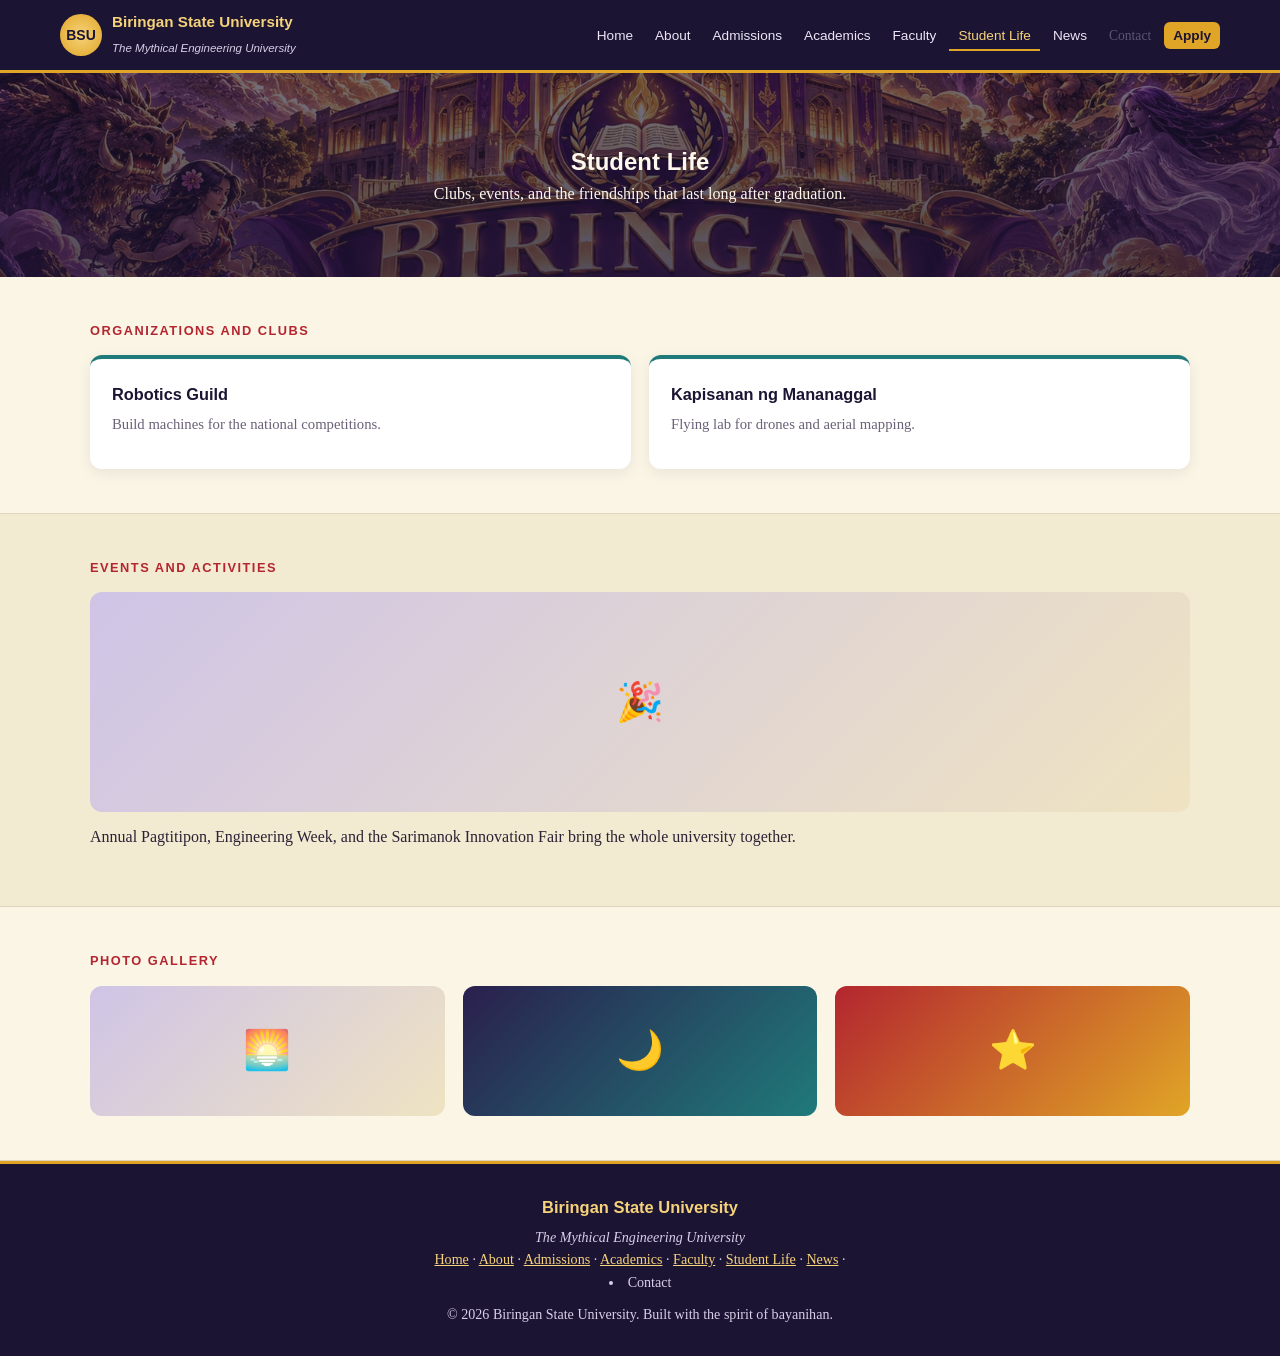
<file: student-life.html>
<!DOCTYPE html>
<html lang="en">
<head>
  <meta charset="UTF-8">
  <meta name="viewport" content="width=device-width, initial-scale=1.0">
  <title>Student Life - Biringan State University</title>
  <link rel="stylesheet" href="style.css">
</head>
<body>
<header>
  <nav class="nav">
    <a href="index.html" class="brand">
      <div class="seal">BSU</div>
      <div><strong>Biringan State University</strong><span>The Mythical Engineering University</span></div>
    </a>
    <input type="checkbox" id="nav-toggle" class="nav-toggle">
    <label for="nav-toggle" class="menu-btn">☰ Menu</label>
    <ul class="nav-links">
      <li><a href="index.html">Home</a></li>
      <li><a href="about.html">About</a></li>
      <li><a href="admissions.html">Admissions</a></li>
      <li><a href="academics.html">Academics</a></li>
      <li><a href="faculty.html">Faculty</a></li>
      <li><a href="student-life.html" class="active">Student Life</a></li>
      <li><a href="news.html">News</a></li>
      <li><span class="nav-disabled">Contact</span></li>
      <li><a href="admissions.html" class="apply">Apply</a></li>
    </ul>
  </nav>
</header>
<main>
  <section class="hero">
    <h1>Student Life</h1>
    <p>Clubs, events, and the friendships that last long after graduation.</p>
  </section>

  <section class="block">
    <div class="wrap">
      <div class="label">Organizations and Clubs</div>
      <div class="grid">
        <div class="card"><h3>Robotics Guild</h3><p>Build machines for the national competitions.</p></div>
        <div class="card"><h3>Kapisanan ng Mananaggal</h3><p>Flying lab for drones and aerial mapping.</p></div>
      </div>
    </div>
  </section>

  <section class="block alt">
    <div class="wrap">
      <div class="label">Events and Activities</div>
      <div class="tile big-tile" style="margin-bottom:12px;">🎉</div>
      <p>Annual Pagtitipon, Engineering Week, and the Sarimanok Innovation Fair bring the whole university together.</p>
    </div>
  </section>

  <section class="block">
    <div class="wrap">
      <div class="label">Photo Gallery</div>
      <div class="grid">
        <div class="tile">🌅</div>
        <div class="tile dark">🌙</div>
        <div class="tile red">⭐</div>
      </div>
    </div>
  </section>
</main>
<footer>
  <h3>Biringan State University</h3>
  <p><em>The Mythical Engineering University</em></p>
  <p>
    <a href="index.html">Home</a> ·
    <a href="about.html">About</a> ·
    <a href="admissions.html">Admissions</a> ·
    <a href="academics.html">Academics</a> ·
    <a href="faculty.html">Faculty</a> ·
    <a href="student-life.html">Student Life</a> ·
    <a href="news.html">News</a> ·
    <li><span class="nav-disabled">Contact</span></li>
  </p>
  <p style="margin-top:10px;">© 2026 Biringan State University. Built with the spirit of bayanihan.</p>
</footer>
</body>
</html>
</file>
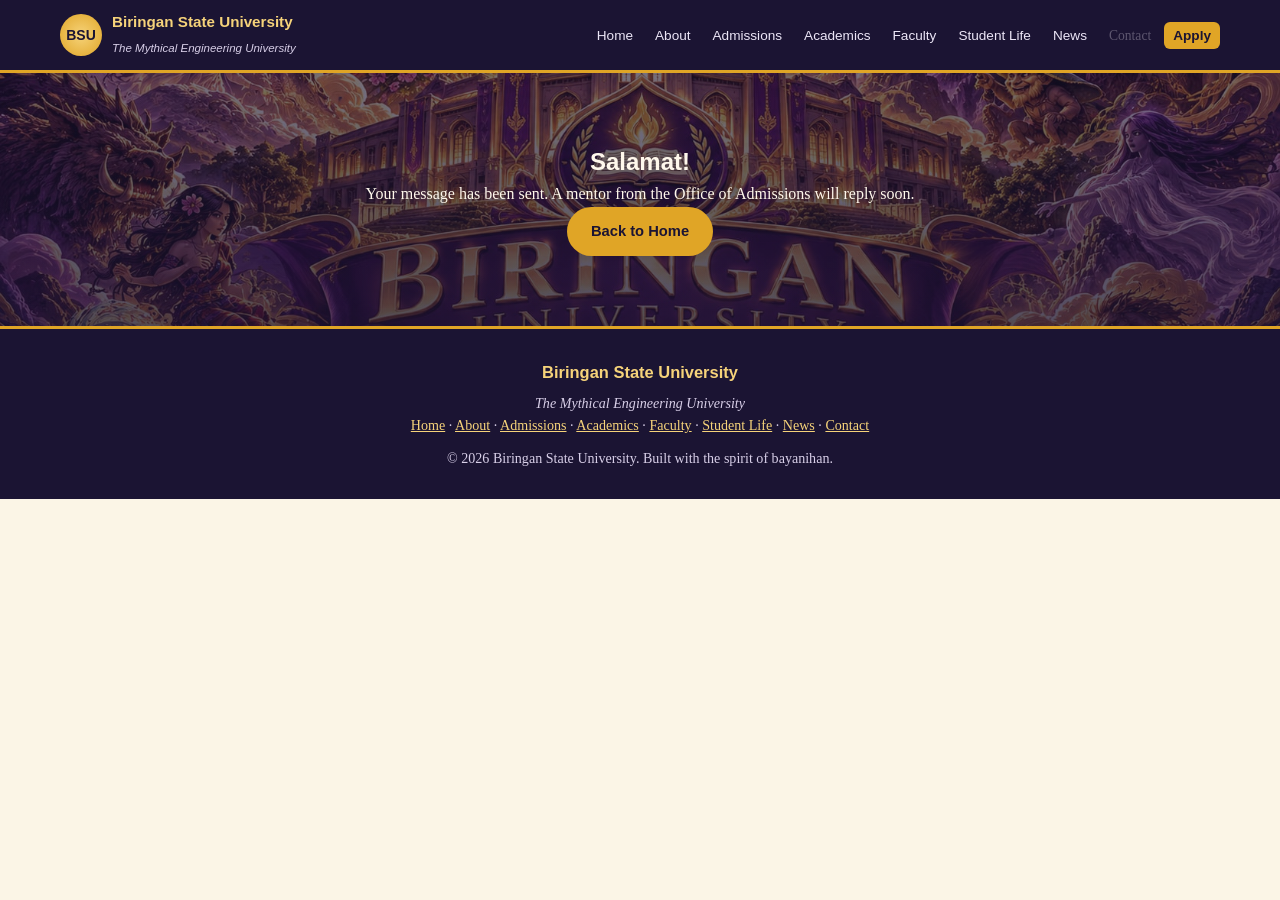
<file: thanks.html>
<!DOCTYPE html>
<html lang="en">
<head>
  <meta charset="UTF-8">
  <meta name="viewport" content="width=device-width, initial-scale=1.0">
  <title>Thank You - Biringan State University</title>
  <link rel="stylesheet" href="style.css">
</head>
<body>
<header>
  <nav class="nav">
    <a href="index.html" class="brand">
      <div class="seal">BSU</div>
      <div><strong>Biringan State University</strong><span>The Mythical Engineering University</span></div>
    </a>
    <input type="checkbox" id="nav-toggle" class="nav-toggle">
    <label for="nav-toggle" class="menu-btn">☰ Menu</label>
    <ul class="nav-links">
      <li><a href="index.html">Home</a></li>
      <li><a href="about.html">About</a></li>
      <li><a href="admissions.html">Admissions</a></li>
      <li><a href="academics.html">Academics</a></li>
      <li><a href="faculty.html">Faculty</a></li>
      <li><a href="student-life.html">Student Life</a></li>
      <li><a href="news.html">News</a></li>
      <li><span class="nav-disabled">Contact</span></li>
      <li><a href="admissions.html" class="apply">Apply</a></li>
    </ul>
  </nav>
</header>
<main>
  <section class="hero">
    <h1>Salamat!</h1>
    <p>Your message has been sent. A mentor from the Office of Admissions will reply soon.</p>
    <a href="index.html" class="btn btn-gold">Back to Home</a>
  </section>
</main>
<footer>
  <h3>Biringan State University</h3>
  <p><em>The Mythical Engineering University</em></p>
  <p>
    <a href="index.html">Home</a> ·
    <a href="about.html">About</a> ·
    <a href="admissions.html">Admissions</a> ·
    <a href="academics.html">Academics</a> ·
    <a href="faculty.html">Faculty</a> ·
    <a href="student-life.html">Student Life</a> ·
    <a href="news.html">News</a> ·
    <a href="contact.html">Contact</a>
  </p>
  <p style="margin-top:10px;">© 2026 Biringan State University. Built with the spirit of bayanihan.</p>
</footer>
</body>
</html>
</file>
<file: style.css>
:root {
  --night: #1b1433; --night-2: #2a1f4d; --gold: #e0a526; --gold-light: #f6d37a;
  --crimson: #b3262f; --teal: #1f7a7a; --cream: #fbf5e6; --sand: #f3ead2;
  --text: #2b2236; --muted: #6b6178; --radius: 12px;
}
* { box-sizing: border-box; margin: 0; padding: 0; }
html { scroll-behavior: smooth; }
body { font-family: Georgia, "Times New Roman", serif; color: var(--text); background: var(--cream); line-height: 1.6; }
h1, h2, h3, .label, nav a, .btn { font-family: "Trebuchet MS", Verdana, sans-serif; }
a { color: inherit; }

/* HEADER / NAV */
header { position: sticky; top: 0; z-index: 100; background: var(--night); border-bottom: 3px solid var(--gold); }
.nav { max-width: 1200px; margin: 0 auto; padding: 10px 20px; display: flex; align-items: center; gap: 16px; position: relative; }
.brand { display: flex; align-items: center; gap: 10px; text-decoration: none; color: var(--gold-light); margin-right: auto; }
.seal { width: 42px; height: 42px; border-radius: 50%; background: radial-gradient(circle, var(--gold-light), var(--gold)); color: var(--night); display: grid; place-items: center; font-weight: bold; font-size: 14px; }
.seal{overflow:hidden}
.seal img{width:100%;height:100%;object-fit:cover;border-radius:50%}
.brand strong { display: block; font-size: 0.95rem; }
.brand span { font-size: 0.72rem; color: #d8cfe8; font-style: italic; }
.nav-toggle { display: none; }
.menu-btn { display: none; border: 2px solid var(--gold); color: var(--gold); padding: 6px 12px; border-radius: 8px; cursor: pointer; }
.nav-links { list-style: none; display: flex; gap: 4px; flex-wrap: wrap; }
.nav-links a { color: #ece6f7; text-decoration: none; font-size: 0.85rem; padding: 6px 9px; border-radius: 6px; }
.nav-links a:hover { color: var(--gold); background: rgba(255,255,255,0.06); }
.nav-links .nav-disabled { color: #8a8398; font-size: 0.85rem; padding: 6px 9px; cursor: default; opacity: 0.6; }
.nav-links a.active { color: var(--gold-light); border-bottom: 2px solid var(--gold); border-radius: 0; }
.nav-links .apply { background: var(--gold); color: var(--night); font-weight: bold; }
.nav-links .apply:hover { background: var(--gold-light); color: var(--night); }

/* BUTTONS */
.btn { display: inline-block; padding: 11px 22px; border-radius: 999px; font-weight: bold; font-size: 0.92rem; text-decoration: none; border: 2px solid transparent; cursor: pointer; transition: background 0.2s, color 0.2s; }
.btn-gold { background: var(--gold); color: var(--night); }
.btn-gold:hover { background: var(--gold-light); }
.btn-dark { background: var(--night); color: var(--gold-light); }
.btn-dark:hover { background: var(--night-2); }

/* HERO */
.hero{
  background:
    linear-gradient(rgba(27,20,51,.6), rgba(27,20,51,.75)),
    url("hero.jpg") center / cover no-repeat;
  color:#FFF8EC;
  text-align:center;
  padding:70px 20px;
  position:relative;
  overflow:hidden;
}

/* CONTENT BLOCKS */
.block { padding: 44px 20px; border-bottom: 1px solid #e0d6bd; }
.block.alt { background: var(--sand); }
.wrap { max-width: 1100px; margin: 0 auto; }
.label { text-transform: uppercase; letter-spacing: 1.5px; font-size: 0.8rem; color: var(--crimson); font-weight: bold; margin-bottom: 14px; }
.block p { margin-bottom: 12px; }
.grid { display: grid; gap: 18px; grid-template-columns: repeat(auto-fit, minmax(220px, 1fr)); }
.card { background: white; border-radius: var(--radius); padding: 22px; box-shadow: 0 4px 14px rgba(27,20,51,0.08); border-top: 4px solid var(--teal); }
.card h3 { color: var(--night); font-size: 1.02rem; margin-bottom: 6px; }
.card p { font-size: 0.92rem; color: var(--muted); margin-bottom: 10px; }
.card .myth { color: var(--crimson); font-style: italic; font-size: 0.85rem; }
a.more { color: var(--teal); font-weight: bold; font-family: "Trebuchet MS", sans-serif; font-size: 0.9rem; text-decoration: none; }
a.more:hover { text-decoration: underline; }
.tile { background: linear-gradient(135deg, #cfc4e6, #efe3c2); border-radius: var(--radius); min-height: 130px; display: grid; place-items: center; font-size: 2.4rem; }
.tile.dark { background: linear-gradient(135deg, var(--night-2), var(--teal)); }
.tile.red { background: linear-gradient(135deg, var(--crimson), var(--gold)); }
.big-tile { min-height: 220px; }
.tile img { width: 100%; height: 100%; object-fit: cover; border-radius: var(--radius); display: block; }
.split { display: grid; grid-template-columns: 1.2fr 1fr; gap: 30px; align-items: start; }
.panel { background: var(--night); color: var(--cream); padding: 26px; border-radius: var(--radius); border: 2px solid var(--gold); }
.panel h3 { color: var(--gold-light); margin-bottom: 8px; }
.contact-line { margin-bottom: 8px; font-size: 0.95rem; }
.stepline { display: flex; gap: 12px; align-items: flex-start; margin-bottom: 14px; }
.num { min-width: 36px; height: 36px; border-radius: 50%; background: var(--crimson); color: white; display: grid; place-items: center; font-weight: bold; font-family: "Trebuchet MS", sans-serif; }
.rows { list-style: none; }
.rows li { display: flex; justify-content: space-between; gap: 16px; padding: 12px 0; border-bottom: 1px dashed #d7c9a3; }
.rows li span:last-child { font-weight: bold; color: var(--night); white-space: nowrap; }
details { background: white; border-radius: 10px; padding: 14px 18px; margin-bottom: 10px; box-shadow: 0 2px 8px rgba(27,20,51,0.06); }
summary { cursor: pointer; font-family: "Trebuchet MS", sans-serif; font-weight: bold; color: var(--night); }
details p { margin: 10px 0 0; color: var(--muted); font-size: 0.93rem; }
.news-item { background: white; border-radius: var(--radius); padding: 22px; margin-bottom: 16px; box-shadow: 0 4px 14px rgba(27,20,51,0.08); }
.news-item .date { font-size: 0.78rem; color: var(--teal); text-transform: uppercase; letter-spacing: 1px; font-family: "Trebuchet MS", sans-serif; }
.news-item h3 { color: var(--night); margin: 6px 0; font-size: 1.1rem; }
.news-item p { color: var(--muted); font-size: 0.93rem; }
.pager { display: flex; gap: 8px; justify-content: center; margin-top: 10px; }
.pager a { padding: 8px 14px; border-radius: 8px; background: white; border: 1px solid #d7c9a3; text-decoration: none; font-family: "Trebuchet MS", sans-serif; font-size: 0.9rem; }
.pager a.current { background: var(--gold); border-color: var(--gold); font-weight: bold; }
form .row { display: grid; grid-template-columns: 1fr 1fr; gap: 14px; }
form .field { margin-bottom: 14px; }
form label { display: block; font-family: "Trebuchet MS", sans-serif; font-size: 0.88rem; margin-bottom: 5px; color: var(--night); }
form input, form select, form textarea { width: 100%; padding: 10px 12px; border: 2px solid #e4dbc4; border-radius: 8px; font: inherit; background: white; }
form input:focus, form select:focus, form textarea:focus { outline: none; border-color: var(--gold); }
form textarea { min-height: 120px; resize: vertical; }
.map { min-height: 240px; background: linear-gradient(135deg, #d9e8e4, #efe3c2); border-radius: var(--radius); display: grid; place-items: center; color: var(--muted); font-style: italic; }

/* FOOTER */
footer { background: var(--night); color: #d8cfe8; text-align: center; padding: 30px 20px; border-top: 3px solid var(--gold); font-size: 0.88rem; }
footer h3 { color: var(--gold-light); margin-bottom: 6px; }
footer a { color: var(--gold-light); }

/* RESPONSIVE */
@media (max-width: 900px) {
  .menu-btn { display: block; }
  .nav-links { display: none; position: absolute; top: 100%; left: 0; right: 0; background: var(--night); flex-direction: column; gap: 0; padding: 8px 0; border-bottom: 3px solid var(--gold); }
  .nav-toggle:checked ~ .nav-links { display: flex; }
  .nav-links a { display: block; padding: 12px 20px; border-radius: 0; }
  .split { grid-template-columns: 1fr; }
}
@media (max-width: 600px) {
  form .row { grid-template-columns: 1fr; }
}

/* WELCOME: KEYHOLE, KEY, AND BOOK */
.welcome-toggle { display: none; }

.welcome {
  position: fixed; inset: 0; z-index: 1000;
  background: radial-gradient(circle at 30% 20%, rgba(224,165,38,0.25), transparent 45%),
              linear-gradient(160deg, var(--night) 0%, var(--night-2) 100%);
  color: var(--cream);
  display: flex; flex-direction: column; align-items: center; justify-content: center;
  text-align: center; padding: 20px;
}
.welcome h1 { color: var(--gold-light); font-size: clamp(1.8rem, 5vw, 3rem); margin-bottom: 8px; }
.welcome .hint { font-style: italic; color: #e6dcf5; margin-bottom: 30px; }

.scene { position: relative; width: 240px; height: 300px; }

/* The book */
.book { position: absolute; left: 10px; top: 10px; width: 220px; height: 280px; perspective: 1000px; }

/* Inside pages: aged parchment */
.page {
  position: absolute; inset: 0;
  background:
    radial-gradient(circle at 50% 40%, rgba(255,255,255,0.4), transparent 60%),
    linear-gradient(135deg, #f3e4bf, #e2c994);
  color: #3b2a14; border-radius: 6px 12px 12px 6px; padding: 20px;
  display: flex; flex-direction: column; align-items: center; justify-content: center;
  box-shadow: inset 0 0 25px rgba(90,60,20,0.35);
}
.page p { font-size: 0.9rem; margin-bottom: 4px; }
.page .seal { width: 56px; height: 56px; font-size: 16px; margin-bottom: 10px; }

/* BOOK COVER: dark leather, gold filigree frame, teal glow, sparkles */
.cover {
  position: absolute; inset: 0;
  background:
    radial-gradient(circle at 50% 35%, rgba(64,230,220,0.35), transparent 55%),
    radial-gradient(circle at 15% 85%, rgba(255,255,255,0.06), transparent 40%),
    linear-gradient(160deg, #1f2b2c 0%, #111a1c 60%, #0b1213 100%);
  border: 3px solid #b8862b;
  border-radius: 6px 12px 12px 6px;
  box-shadow: inset 0 0 30px rgba(0,0,0,0.6), 0 0 24px rgba(64,230,220,0.35);
  transform-origin: left center;
  transition: transform 1.1s ease 1.9s;   /* opens after the key turns */
}
/* Gold filigree frame */
.cover::before {
  content: ""; position: absolute; inset: 10px;
  border: 2px solid #d9a441; border-radius: 4px;
  box-shadow: inset 0 0 0 4px #1b1f20, inset 0 0 0 5px #c9963a;
  pointer-events: none;
}
/* Floating sparkles */
.cover::after {
  content: ""; position: absolute; inset: 0; pointer-events: none;
  background-image:
    radial-gradient(circle, #ffffff 1px, transparent 2px),
    radial-gradient(circle, #7ff5ea 1.5px, transparent 2.5px);
  background-size: 37px 41px, 53px 47px;
  background-position: 10px 14px, 30px 25px;
  animation: sparkle 3s ease-in-out infinite alternate;
}
@keyframes sparkle { from { opacity: 0.3; } to { opacity: 0.9; } }
#welcome-toggle:checked ~ .welcome .cover { transform: rotateY(-165deg); }

/* The keyhole (the button visitors click) */
.keyhole {
  position: absolute; left: 50%; top: 45%;
  width: 44px; height: 58px; transform: translate(-50%, -50%);
  cursor: pointer; transition: transform 0.2s;
}
.keyhole:hover { transform: translate(-50%, -50%) scale(1.1); }
.keyhole::before {
  content: ""; position: absolute; top: 0; left: 0; width: 44px; height: 44px; border-radius: 50%;
  background: radial-gradient(circle, var(--night) 0 8px, var(--gold-light) 9px);
  box-shadow: 0 0 14px var(--gold);
}
.keyhole::after {
  content: ""; position: absolute; bottom: 0; left: 50%; transform: translateX(-50%);
  width: 10px; height: 22px; background: var(--night); border-radius: 2px;
}

/* KEY: slides in from the right, fits the keyhole, turns right */
.key {
  position: absolute; left: 120px; top: 136px;   /* center of the keyhole */
  width: 80px; height: 12px; margin-top: -6px;
  background: var(--gold-light); border-radius: 3px;
  transform-origin: 0 50%;                       /* pivot at the keyhole */
  opacity: 0; z-index: 5;
}
/* Key bow (the round handle, on the right) */
.key::before {
  content: ""; position: absolute; right: -22px; top: -8px;
  width: 28px; height: 28px; border-radius: 50%;
  border: 6px solid var(--gold-light);
}
/* Key teeth (on the keyhole end) */
.key::after {
  content: ""; position: absolute; left: 6px; top: 12px;
  width: 8px; height: 10px; background: var(--gold-light);
  box-shadow: 12px 0 0 0 var(--gold-light);
}
#welcome-toggle:checked ~ .welcome .key {
  animation: turnKey 1.8s ease-in-out forwards;
}
@keyframes turnKey {
  0%   { opacity: 0; transform: translateX(260px) rotate(0deg); }
  15%  { opacity: 1; }
  35%  { opacity: 1; transform: translateX(0) rotate(0deg); }   /* fits the keyhole */
  70%  { opacity: 1; transform: translateX(0) rotate(90deg); }  /* turns to the right */
  85%  { opacity: 0; transform: translateX(0) rotate(90deg); }
  100% { opacity: 0; transform: translateX(0) rotate(90deg); }
}

/* Fade the welcome screen away to reveal the Home page */
#welcome-toggle:checked ~ .welcome { animation: welcomeOut 0.8s ease 3.7s forwards; }
@keyframes welcomeOut {
  to { opacity: 0; visibility: hidden; }
}

/* FACULTY: two-column layout with photos at their natural shape */
.faculty-grid{display:block;columns:2 260px;column-gap:18px}
.faculty-grid .card{break-inside:avoid;margin-bottom:18px;text-align:center}
.faculty-grid .tile{display:block;min-height:0;background:none;font-size:inherit}
.faculty-grid .tile img{width:100%;height:auto;border-radius:var(--radius);display:block}
</file>
